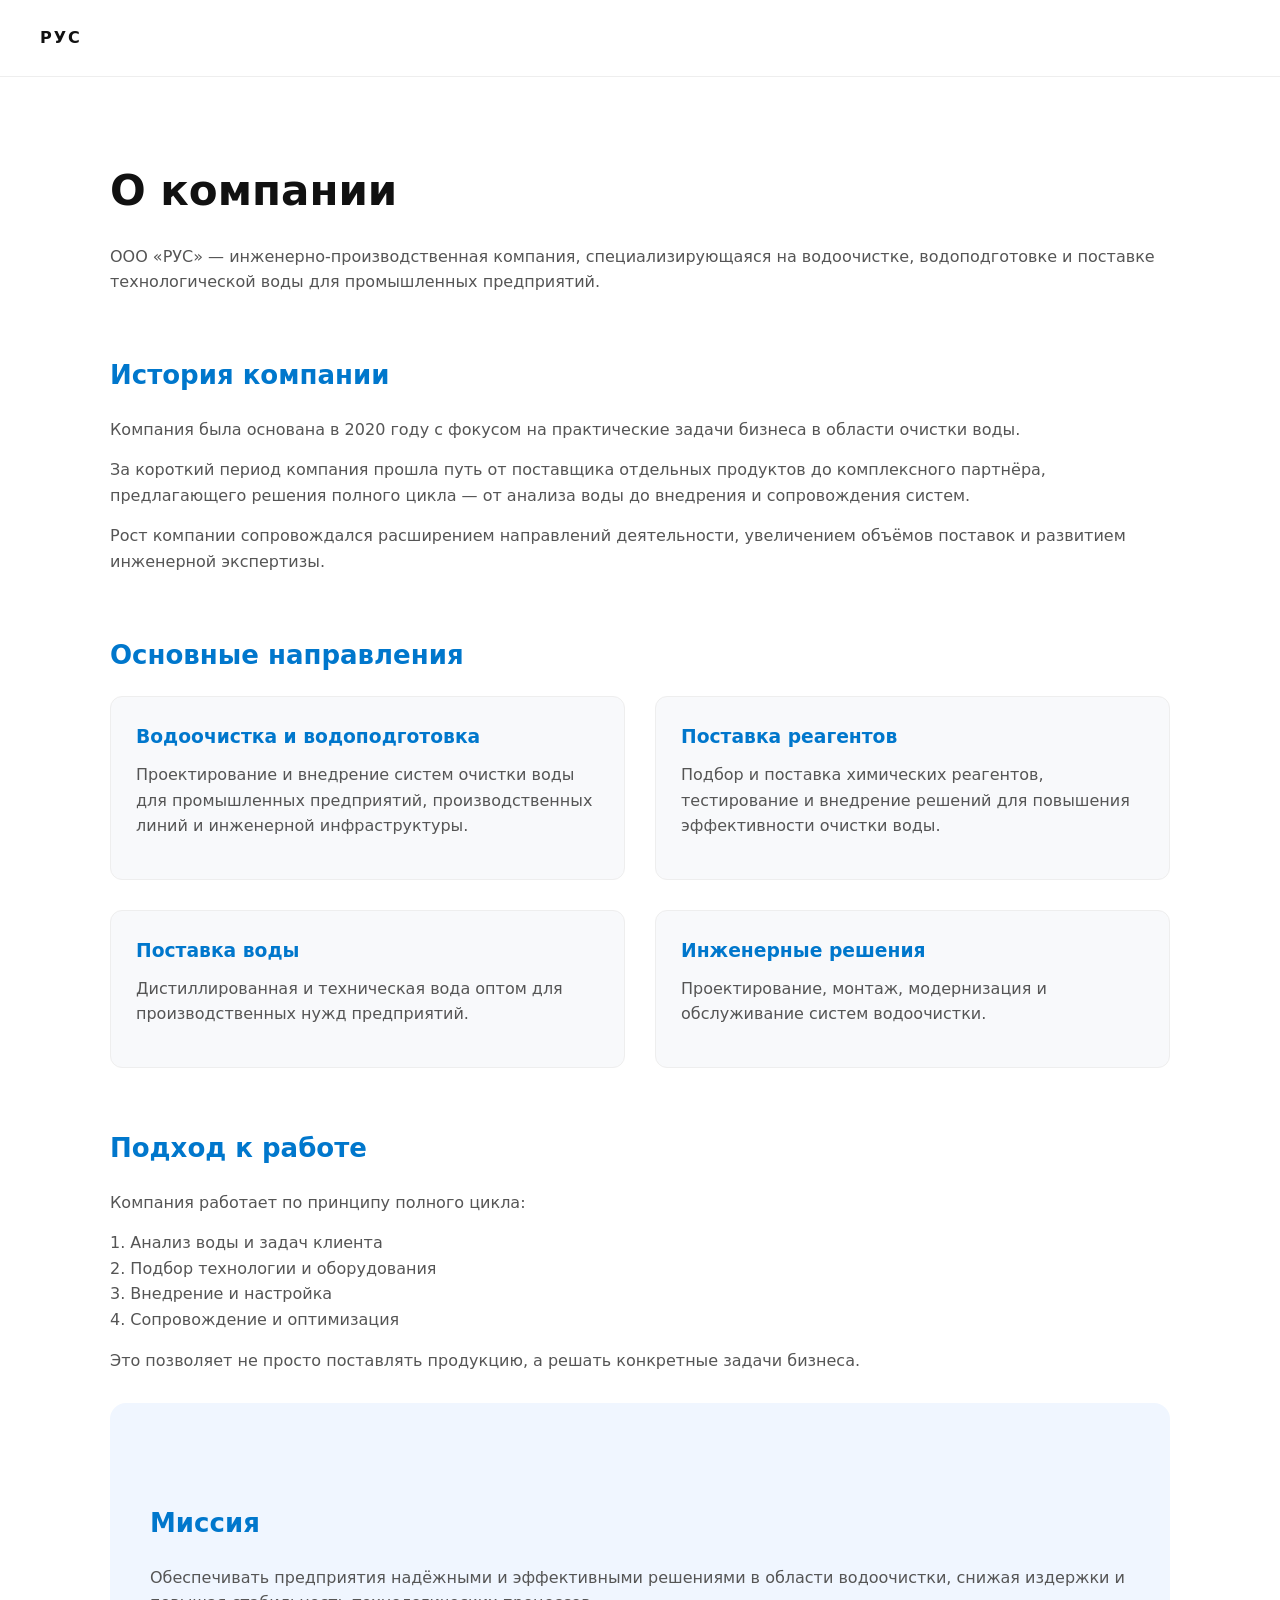
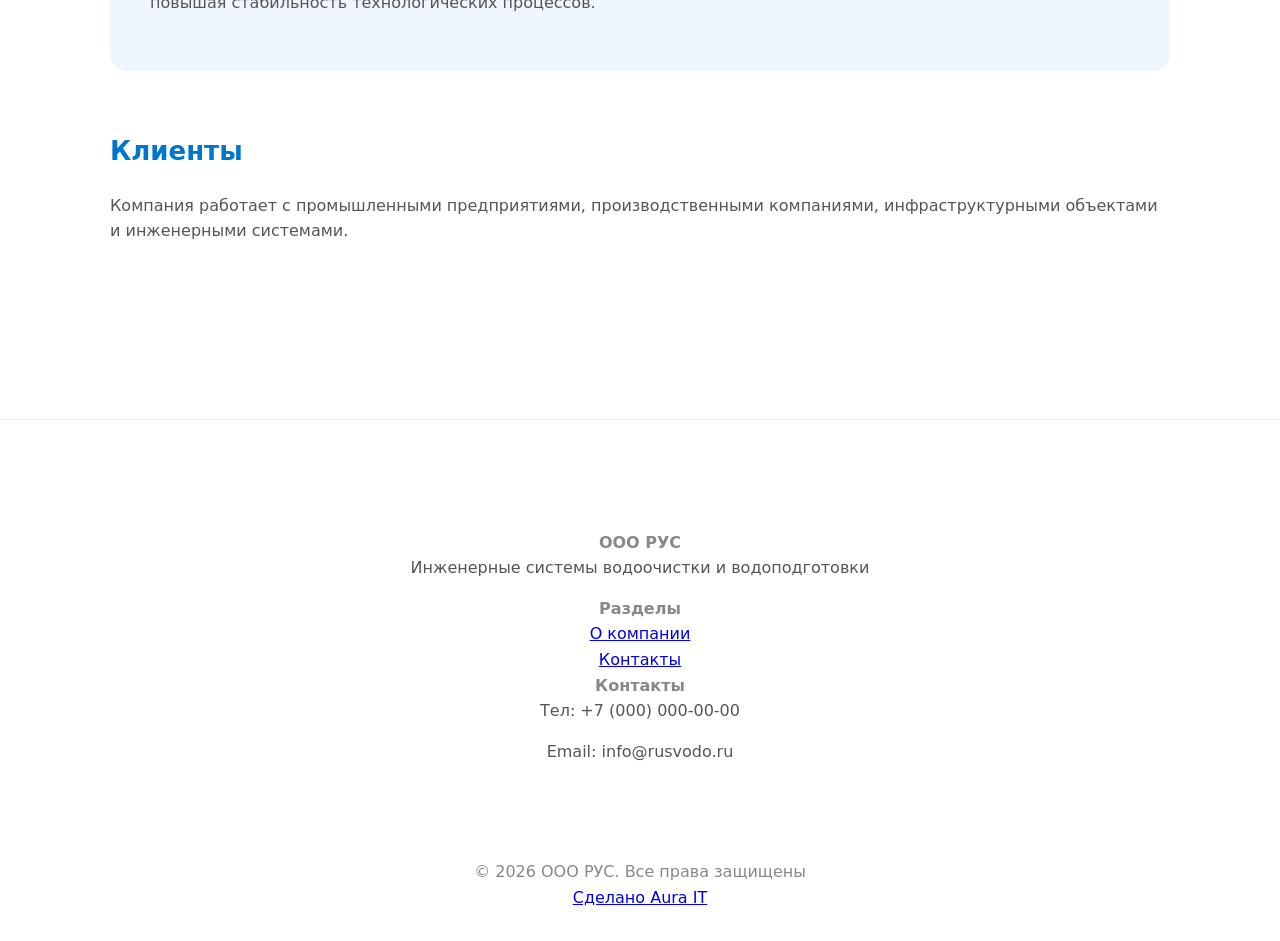
<file: index.html>
<!DOCTYPE html>
<html lang="ru">
<head>
<meta charset="UTF-8">
<meta name="viewport" content="width=device-width, initial-scale=1.0">
<title>О компании — РУС</title>

<style>
*{
margin:0;
padding:0;
box-sizing:border-box;
font-family:Inter, system-ui, sans-serif;
}

body{
background:#ffffff;
color:#111;
line-height:1.6;
}

.container{
max-width:1100px;
margin:auto;
padding:80px 20px;
}

h1{
font-size:42px;
margin-bottom:20px;
}

h2{
margin-top:60px;
margin-bottom:20px;
font-size:26px;
color:#0077cc;
}

p{
color:#555;
margin-bottom:15px;
}

.header{
padding:25px 40px;
border-bottom:1px solid #eee;
display:flex;
justify-content:space-between;
}

.logo{
font-weight:700;
letter-spacing:2px;
}

.section{
margin-top:40px;
}

.grid{
display:grid;
grid-template-columns:repeat(2,1fr);
gap:30px;
margin-top:20px;
}

.card{
background:#f8f9fb;
padding:25px;
border-radius:12px;
border:1px solid #eee;
}

.card h3{
color:#0077cc;
margin-bottom:10px;
}

.mission{
background:#f0f6ff;
padding:40px;
border-radius:16px;
margin-top:30px;
}

.footer{
margin-top:80px;
padding:30px;
text-align:center;
color:#888;
border-top:1px solid #eee;
}

/* mobile */
@media(max-width:800px){
.grid{grid-template-columns:1fr;}
h1{font-size:30px;}
}
</style>
</head>

<body>

    <div class="header">
        <div class="logo">РУС</div>
    </div>

    <div class="container">

        <h1>О компании</h1>

        <p>
            ООО «РУС» — инженерно-производственная компания, специализирующаяся на водоочистке,
            водоподготовке и поставке технологической воды для промышленных предприятий.
        </p>

        <div class="section">
            <h2>История компании</h2>
            <p>
                Компания была основана в 2020 году с фокусом на практические задачи бизнеса в области очистки воды.
            </p>
            <p>
                За короткий период компания прошла путь от поставщика отдельных продуктов до комплексного партнёра,
                предлагающего решения полного цикла — от анализа воды до внедрения и сопровождения систем.
            </p>
            <p>
                Рост компании сопровождался расширением направлений деятельности, увеличением объёмов поставок
                и развитием инженерной экспертизы.
            </p>
        </div>

        <div class="section">
            <h2>Основные направления</h2>

            <div class="grid">

                <div class="card">
                    <h3>Водоочистка и водоподготовка</h3>
                    <p>
                        Проектирование и внедрение систем очистки воды для промышленных предприятий,
                        производственных линий и инженерной инфраструктуры.
                    </p>
                </div>

                <div class="card">
                    <h3>Поставка реагентов</h3>
                    <p>
                        Подбор и поставка химических реагентов, тестирование и внедрение решений
                        для повышения эффективности очистки воды.
                    </p>
                </div>

                <div class="card">
                    <h3>Поставка воды</h3>
                    <p>
                        Дистиллированная и техническая вода оптом для производственных нужд предприятий.
                    </p>
                </div>

                <div class="card">
                    <h3>Инженерные решения</h3>
                    <p>
                        Проектирование, монтаж, модернизация и обслуживание систем водоочистки.
                    </p>
                </div>

            </div>
        </div>

        <div class="section">
            <h2>Подход к работе</h2>
            <p>
                Компания работает по принципу полного цикла:
            </p>
            <p>
                1. Анализ воды и задач клиента<br>
                2. Подбор технологии и оборудования<br>
                3. Внедрение и настройка<br>
                4. Сопровождение и оптимизация
            </p>
            <p>
                Это позволяет не просто поставлять продукцию, а решать конкретные задачи бизнеса.
            </p>
        </div>

        <div class="mission">
            <h2>Миссия</h2>
            <p>
                Обеспечивать предприятия надёжными и эффективными решениями в области водоочистки,
                снижая издержки и повышая стабильность технологических процессов.
            </p>
        </div>

        <div class="section">
            <h2>Клиенты</h2>
            <p>
                Компания работает с промышленными предприятиями, производственными компаниями,
                инфраструктурными объектами и инженерными системами.
            </p>
        </div>

    </div>

    <footer class="footer">
        <div class="container footer-grid">

            <div>
                <h4>ООО РУС</h4>
                <p>Инженерные системы водоочистки и водоподготовки</p>
            </div>

            <div>
                <h4>Разделы</h4>
                <a href="about.html">О компании</a><br>

                <a href="contact.html">Контакты</a>
            </div>

            <div>
                <h4>Контакты</h4>
                <p>Тел: +7 (000) 000-00-00</p>
                <p>Email: info@rusvodo.ru</p>
            </div>

        </div>

        <div class="footer-bottom">
            © 2026 ООО РУС. Все права защищены

        </div>

        <span>
            <a href="https://nehaevbogdan16-svg.github.io/Aura.IT/">Сделано Aura IT</a>
        </span>
    </footer>


</body>
</html>
</file>
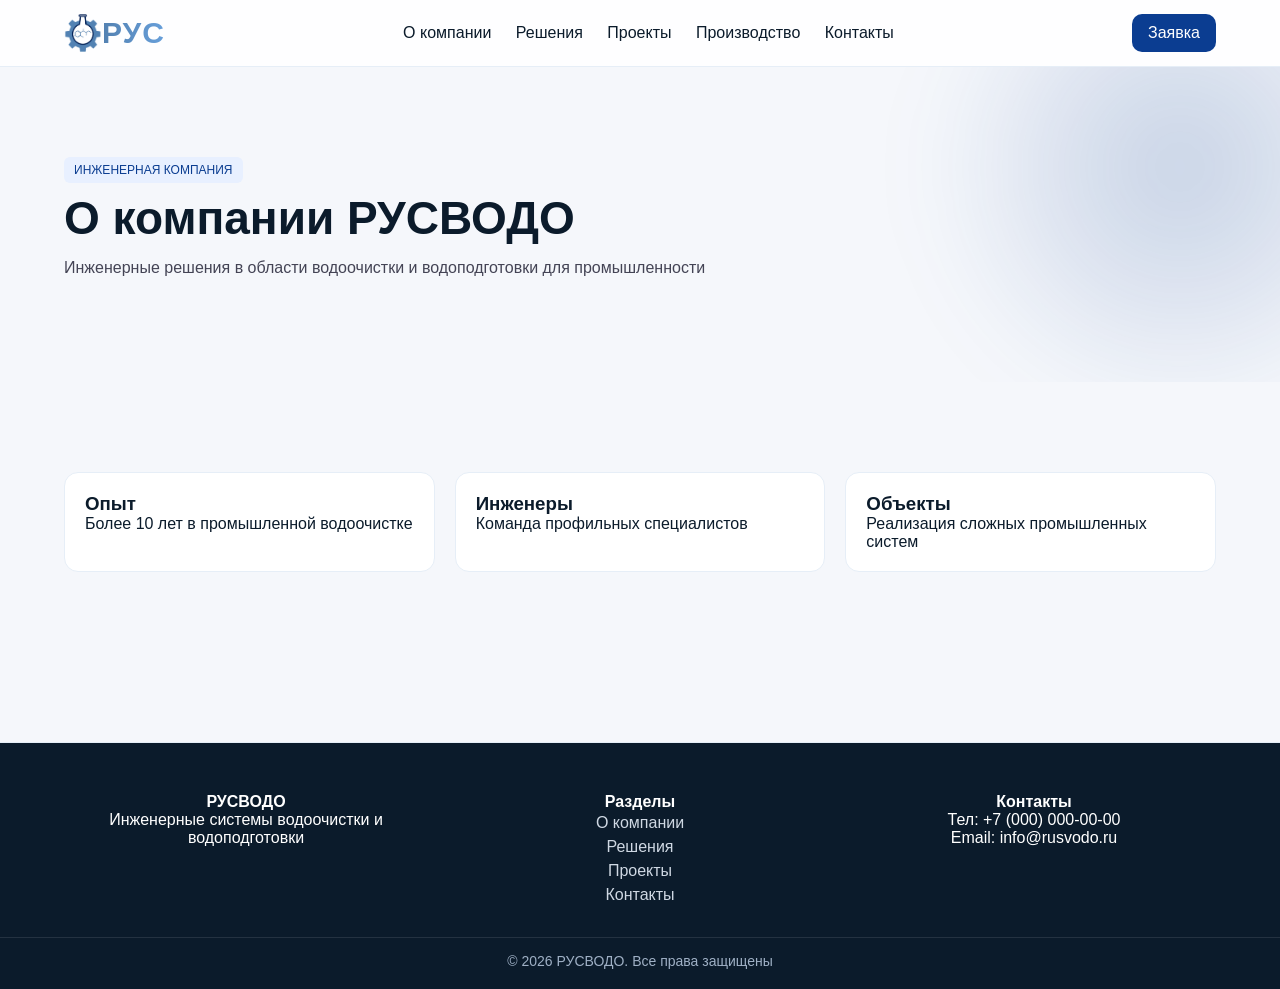
<file: about.html>
<!DOCTYPE html>
<html lang="ru">
<head>
    <meta charset="UTF-8">
    <meta name="viewport" content="width=device-width, initial-scale=1.0">
    <title>О компании — РУС</title>
    <link rel="stylesheet" href="style.css">
</head>

<body>

    <header class="header">
        <div class="container nav">
            <a href="index.html" class="logo-wrap">
                <img src="assets/logo.png" class="logo">
                <span class="logo-text">РУС</span>
            </a>

            <div class="burger" onclick="toggleMenu()">☰</div>

            <nav id="menu">
                <a href="about.html">О компании</a>
                <a href="services.html">Решения</a>
                <a href="projects.html">Проекты</a>
                <a href="production.html">Производство</a>
                <a href="contacts.html">Контакты</a>
            </nav>

            <a href="contact.html" class="btn">Заявка</a>
        </div>
    </header>

    <section class="hero">
        <div class="container">
            <div class="tag">ИНЖЕНЕРНАЯ КОМПАНИЯ</div>
            <h1>О компании РУСВОДО</h1>
            <p>Инженерные решения в области водоочистки и водоподготовки для промышленности</p>
        </div>
    </section>

    <section class="section">
        <div class="container grid-3">

            <div class="card">
                <h3>Опыт</h3>
                <p>Более 10 лет в промышленной водоочистке</p>
            </div>

            <div class="card">
                <h3>Инженеры</h3>
                <p>Команда профильных специалистов</p>
            </div>

            <div class="card">
                <h3>Объекты</h3>
                <p>Реализация сложных промышленных систем</p>
            </div>

        </div>
    </section>
    <script>
        function toggleMenu() {
            document.getElementById('menu').classList.toggle('active');
        }
    </script>

</body>
</html>
<footer class="footer">
    <div class="container footer-grid">

        <div>
            <h4>РУСВОДО</h4>
            <p>Инженерные системы водоочистки и водоподготовки</p>
        </div>

        <div>
            <h4>Разделы</h4>
            <a href="about.html">О компании</a><br>
            <a href="services.html">Решения</a><br>
            <a href="projects.html">Проекты</a><br>
            <a href="contact.html">Контакты</a>
        </div>

        <div>
            <h4>Контакты</h4>
            <p>Тел: +7 (000) 000-00-00</p>
            <p>Email: info@rusvodo.ru</p>
        </div>

    </div>

    <div class="footer-bottom">
        © 2026 РУСВОДО. Все права защищены
    </div>
</footer>
</file>
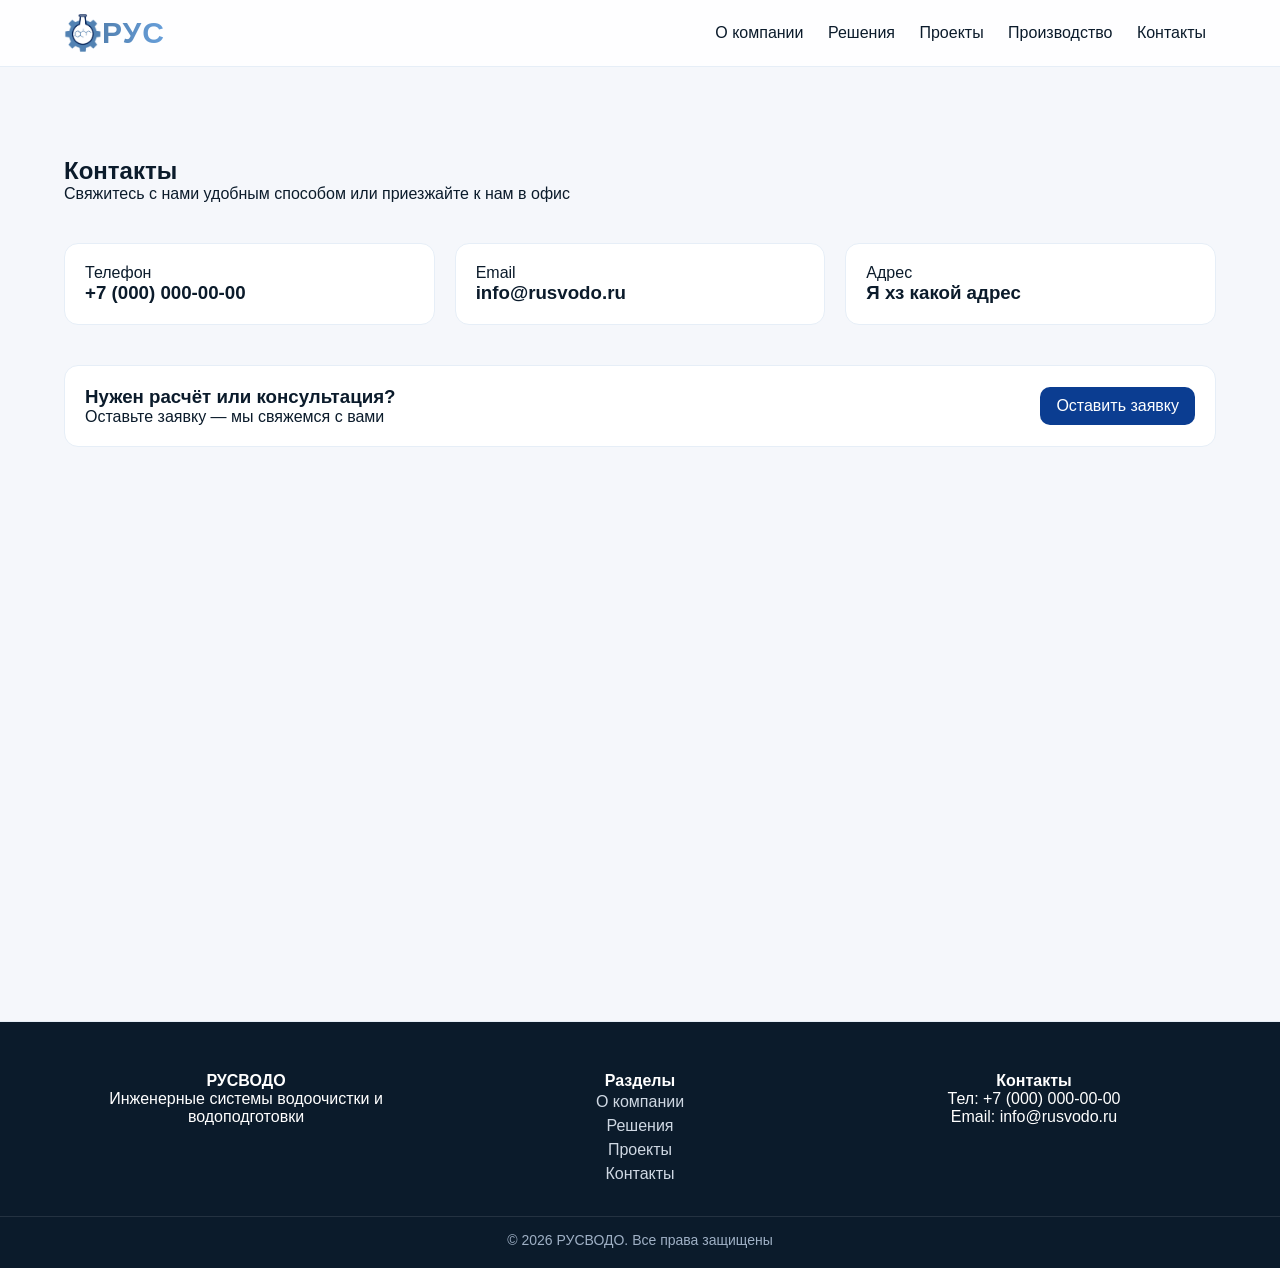
<file: contacts.html>
<!DOCTYPE html>
<html lang="ru">
<head>
    <meta charset="UTF-8">
    <meta name="viewport" content="width=device-width, initial-scale=1.0">
    <title>Контакты — РУС</title>
    <link rel="stylesheet" href="style.css">
</head>
<body>

    <header class="header">
        <div class="container nav">
            <a href="index.html" class="logo-wrap">
                <img src="assets/logo.png" class="logo">
                <span class="logo-text">РУС</span>
            </a>

            <div class="burger" onclick="toggleMenu()">☰</div>

            <nav id="menu">
                <a href="about.html">О компании</a>
                <a href="services.html">Решения</a>
                <a href="projects.html">Проекты</a>
                <a href="production.html">Производство</a>
                <a href="contacts.html">Контакты</a>
            </nav>
        </div>
    </header>

    <section class="section">
        <div class="container">

            <!-- Заголовок -->
            <div style="max-width:600px;">
                <h1>Контакты</h1>
                <p class="muted">Свяжитесь с нами удобным способом или приезжайте к нам в офис</p>
            </div>

            <!-- Контакты -->
            <div class="grid-3" style="margin-top:40px;">

                <div class="card">
                    <p class="muted">Телефон</p>
                    <h3>+7 (000) 000-00-00</h3>
                </div>

                <div class="card">
                    <p class="muted">Email</p>
                    <h3>info@rusvodo.ru</h3>
                </div>

                <div class="card">
                    <p class="muted">Адрес</p>
                    <h3>Я хз какой адрес</h3>
                </div>

            </div>

            <!-- CTA -->
            <div class="card" style="margin-top:40px; display:flex; justify-content:space-between; align-items:center; flex-wrap:wrap; gap:20px;">
                <div>
                    <h3>Нужен расчёт или консультация?</h3>
                    <p class="muted">Оставьте заявку — мы свяжемся с вами</p>
                </div>

                <a href="contact.html" class="btn">Оставить заявку</a>
            </div>

            <!-- Карта -->
            <div class="map">
                <iframe src="https://yandex.ru/map-widget/v1/?ll=37.6173%2C55.7558&z=10&l=map"
                        width="100%"
                        height="400"
                        frameborder="0"
                        style="border-radius:12px;">
                </iframe>
            </div>

        </div>
    </section>

    <footer class="footer">
        <div class="container footer-grid">

            <div>
                <h4>РУСВОДО</h4>
                <p>Инженерные системы водоочистки и водоподготовки</p>
            </div>

            <div>
                <h4>Разделы</h4>
                <a href="about.html">О компании</a><br>
                <a href="services.html">Решения</a><br>
                <a href="projects.html">Проекты</a><br>
                <a href="contact.html">Контакты</a>
            </div>

            <div>
                <h4>Контакты</h4>
                <p>Тел: +7 (000) 000-00-00</p>
                <p>Email: info@rusvodo.ru</p>
            </div>

        </div>

        <div class="footer-bottom">
            © 2026 РУСВОДО. Все права защищены
        </div>
    </footer>

    <script>
        function toggleMenu() {
            document.getElementById('menu').classList.toggle('active');
        }
    </script>

</body>
</html>
</file>
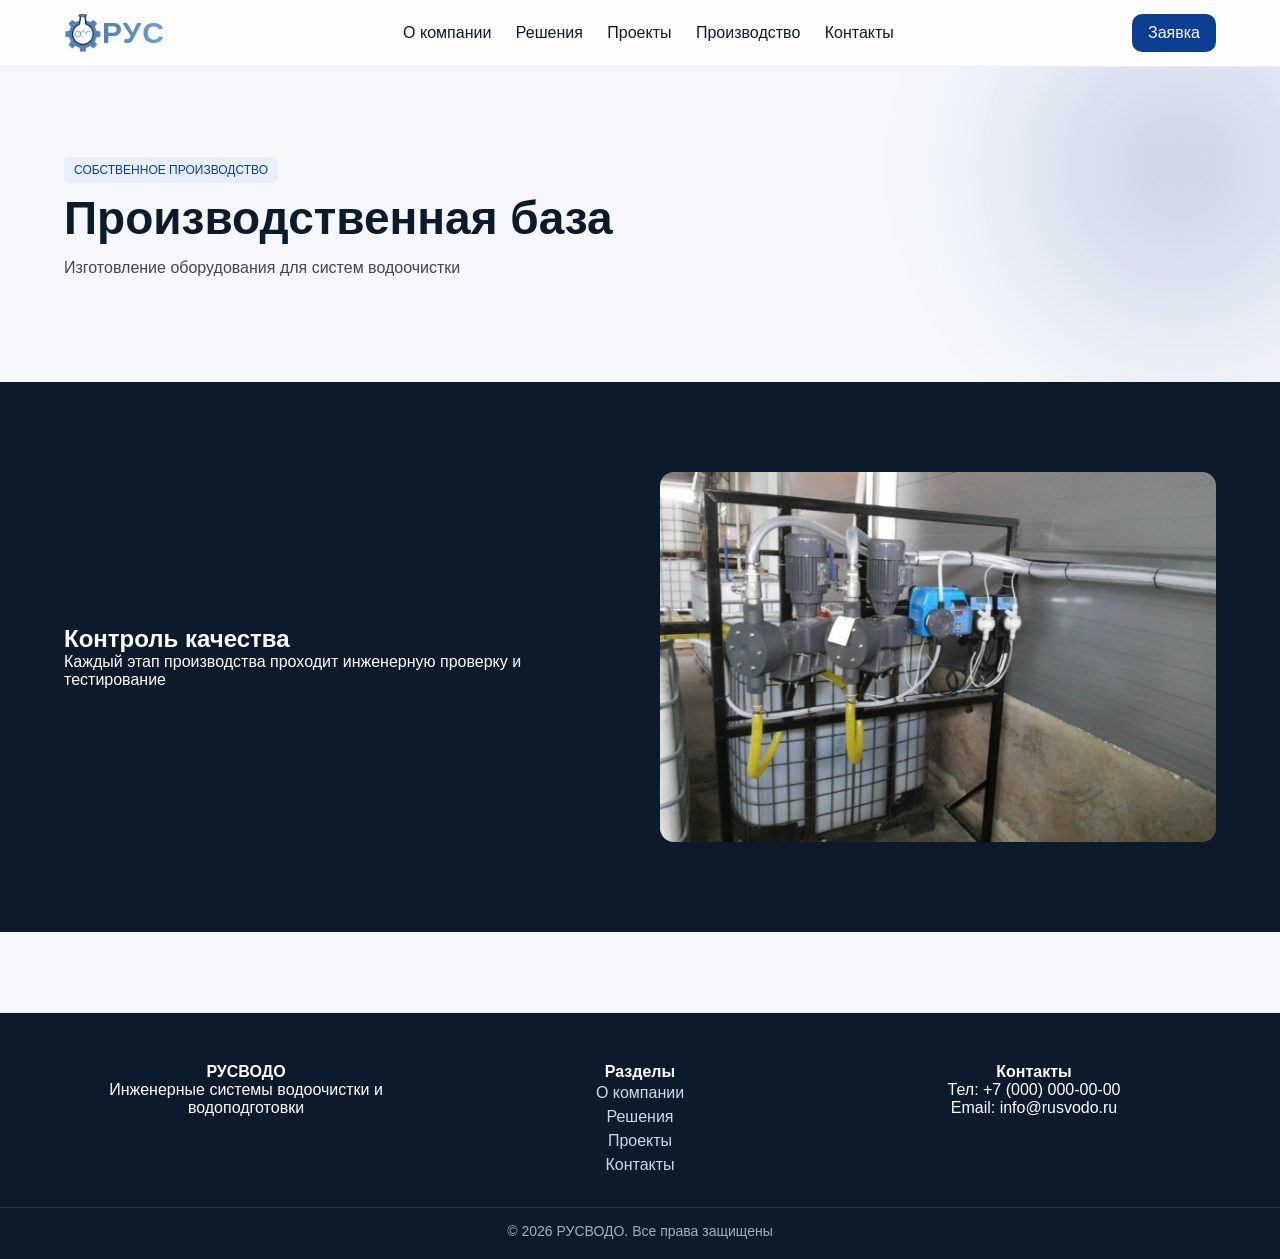
<file: production.html>
<!DOCTYPE html>
<html lang="ru">
<head>
    <meta charset="UTF-8">
    <meta name="viewport" content="width=device-width, initial-scale=1.0">
    <title>Производство — РУС</title>
    <link rel="stylesheet" href="style.css">
</head>

<body>

    <header class="header">
        <div class="container nav">
            <a href="index.html" class="logo-wrap">
                <img src="assets/logo.png" class="logo">
                <span class="logo-text">РУС</span>
            </a>

            <div class="burger" onclick="toggleMenu()">☰</div>

            <nav id="menu">
                <a href="about.html">О компании</a>
                <a href="services.html">Решения</a>
                <a href="projects.html">Проекты</a>
                <a href="production.html">Производство</a>
                <a href="contacts.html">Контакты</a>
            </nav>

            <a href="contact.html" class="btn">Заявка</a>
        </div>
    </header>

    <section class="hero">
        <div class="container">
            <div class="tag">СОБСТВЕННОЕ ПРОИЗВОДСТВО</div>
            <h1>Производственная база</h1>
            <p>Изготовление оборудования для систем водоочистки</p>
        </div>
    </section>

    <section class="section dark">
        <div class="container split">

            <div>
                <h2>Контроль качества</h2>
                <p>Каждый этап производства проходит инженерную проверку и тестирование</p>
            </div>

            <img src="assets/factory.jpg">

        </div>
    </section>
    <script>
        function toggleMenu() {
            document.getElementById('menu').classList.toggle('active');
        }
    </script>
</body>
</html>
<footer class="footer">
    <div class="container footer-grid">

        <div>
            <h4>РУСВОДО</h4>
            <p>Инженерные системы водоочистки и водоподготовки</p>
        </div>

        <div>
            <h4>Разделы</h4>
            <a href="about.html">О компании</a><br>
            <a href="services.html">Решения</a><br>
            <a href="projects.html">Проекты</a><br>
            <a href="contact.html">Контакты</a>
        </div>

        <div>
            <h4>Контакты</h4>
            <p>Тел: +7 (000) 000-00-00</p>
            <p>Email: info@rusvodo.ru</p>
        </div>

    </div>

    <div class="footer-bottom">
        © 2026 РУСВОДО. Все права защищены
    </div>
</footer>
</file>
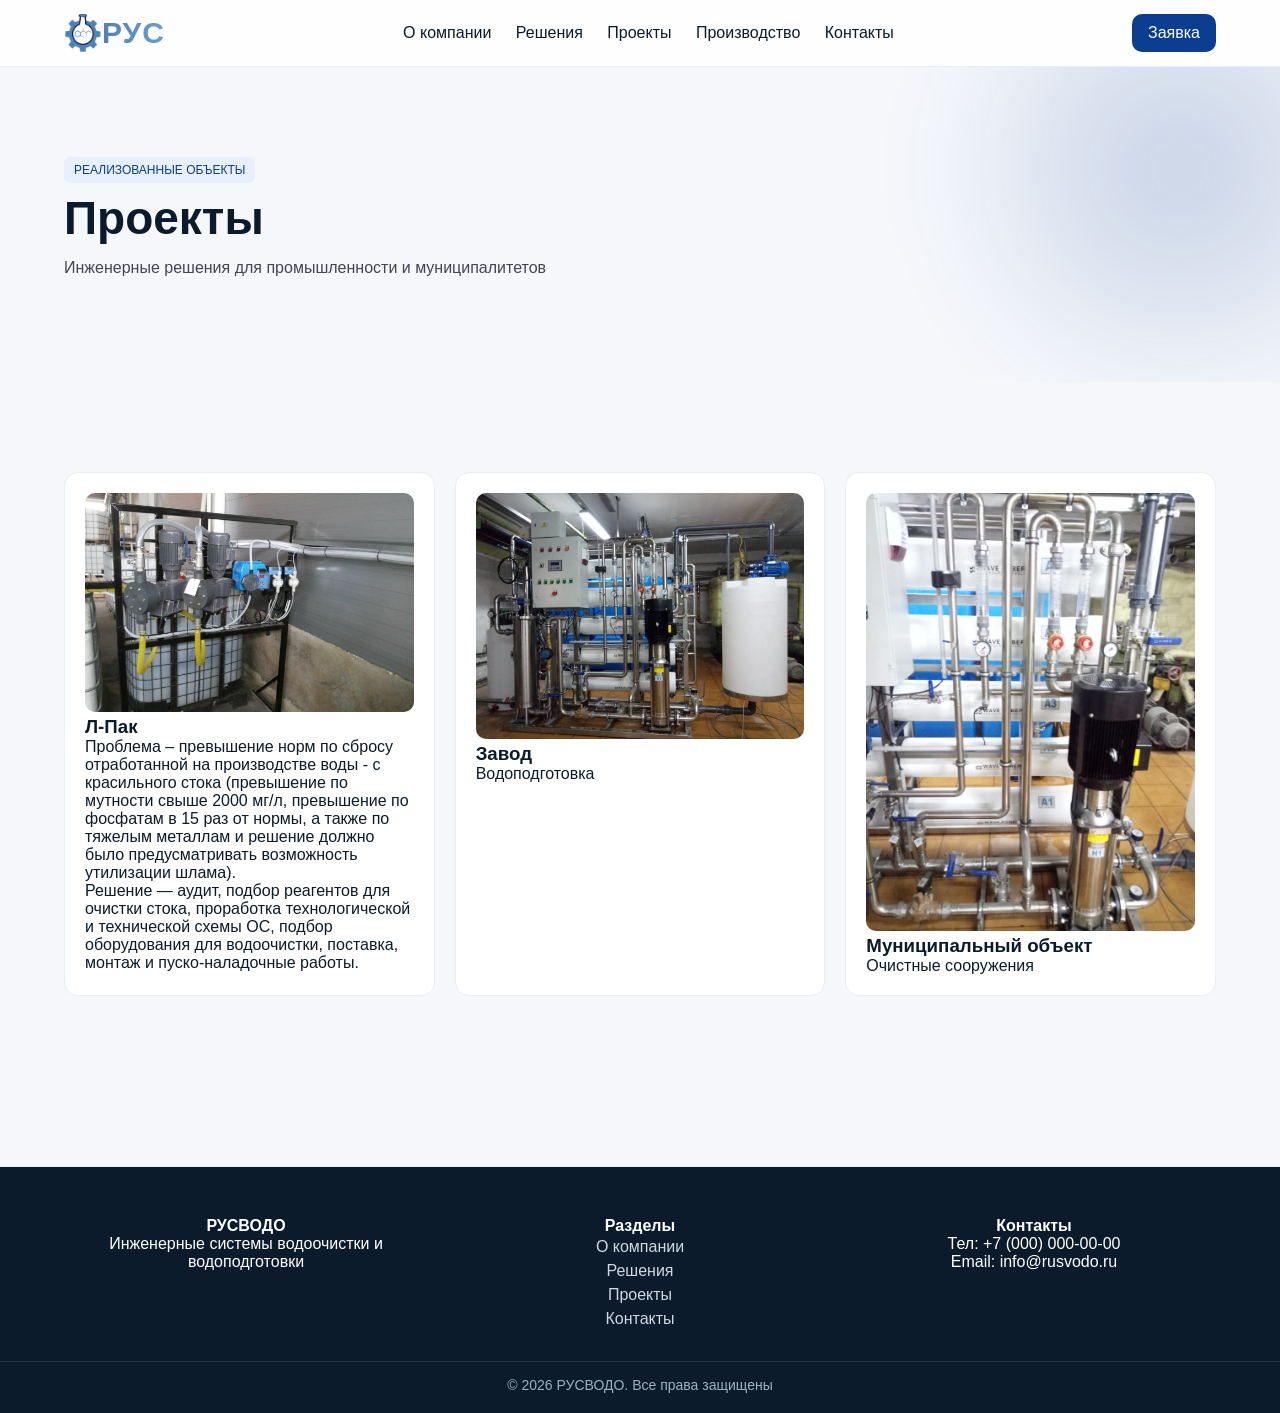
<file: projects.html>
<!DOCTYPE html>
<html lang="ru">
<head>
    <meta charset="UTF-8">
    <meta name="viewport" content="width=device-width, initial-scale=1.0">
    <title>Проекты — РУС</title>
    <link rel="stylesheet" href="style.css">
</head>

<body>

    <header class="header">
        <div class="container nav">
            <a href="index.html" class="logo-wrap">
                <img src="assets/logo.png" class="logo">
                <span class="logo-text">РУС</span>
            </a>

            <div class="burger" onclick="toggleMenu()">☰</div>

            <nav id="menu">
                <a href="about.html">О компании</a>
                <a href="services.html">Решения</a>
                <a href="projects.html">Проекты</a>
                <a href="production.html">Производство</a>
                <a href="contacts.html">Контакты</a>
            </nav>

            <a href="contact.html" class="btn">Заявка</a>
        </div>
    </header>

    <section class="hero">
        <div class="container">
            <div class="tag">РЕАЛИЗОВАННЫЕ ОБЪЕКТЫ</div>
            <h1>Проекты</h1>
            <p>Инженерные решения для промышленности и муниципалитетов</p>
        </div>
    </section>

    <section class="section">
        <div class="container grid-3">

            <div class="card">
                <img src="assets/projects/1.jpg" style="width:100%;border-radius:10px;">
                <h3>Л-Пак</h3>
                <p>
                    Проблема – превышение норм по сбросу отработанной на производстве воды - с красильного стока (превышение по мутности свыше 2000 мг/л, превышение по фосфатам в 15 раз от нормы, а также по тяжелым металлам и решение должно было предусматривать возможность утилизации шлама).
                <p>
                <p>
                    Решение — аудит, подбор реагентов для очистки стока, проработка технологической и технической схемы ОС, подбор оборудования для водоочистки, поставка, монтаж и пуско-наладочные работы.
                </p>
            </div>

            <div class="card">
                <img src="assets/projects/2.jpg" style="width:100%;border-radius:10px;">
                <h3>Завод</h3>
                <p>Водоподготовка</p>
            </div>

            <div class="card">
                <img src="assets/projects/3.jpg" style="width:100%;border-radius:10px;">
                <h3>Муниципальный объект</h3>
                <p>Очистные сооружения</p>
            </div>

        </div>
    </section>
    <script>
        function toggleMenu() {
            document.getElementById('menu').classList.toggle('active');
        }
    </script>
</body>
</html>
<footer class="footer">
    <div class="container footer-grid">

        <div>
            <h4>РУСВОДО</h4>
            <p>Инженерные системы водоочистки и водоподготовки</p>
        </div>

        <div>
            <h4>Разделы</h4>
            <a href="about.html">О компании</a><br>
            <a href="services.html">Решения</a><br>
            <a href="projects.html">Проекты</a><br>
            <a href="contact.html">Контакты</a>
        </div>

        <div>
            <h4>Контакты</h4>
            <p>Тел: +7 (000) 000-00-00</p>
            <p>Email: info@rusvodo.ru</p>
        </div>

    </div>

    <div class="footer-bottom">
        © 2026 РУСВОДО. Все права защищены
    </div>
</footer>
</file>
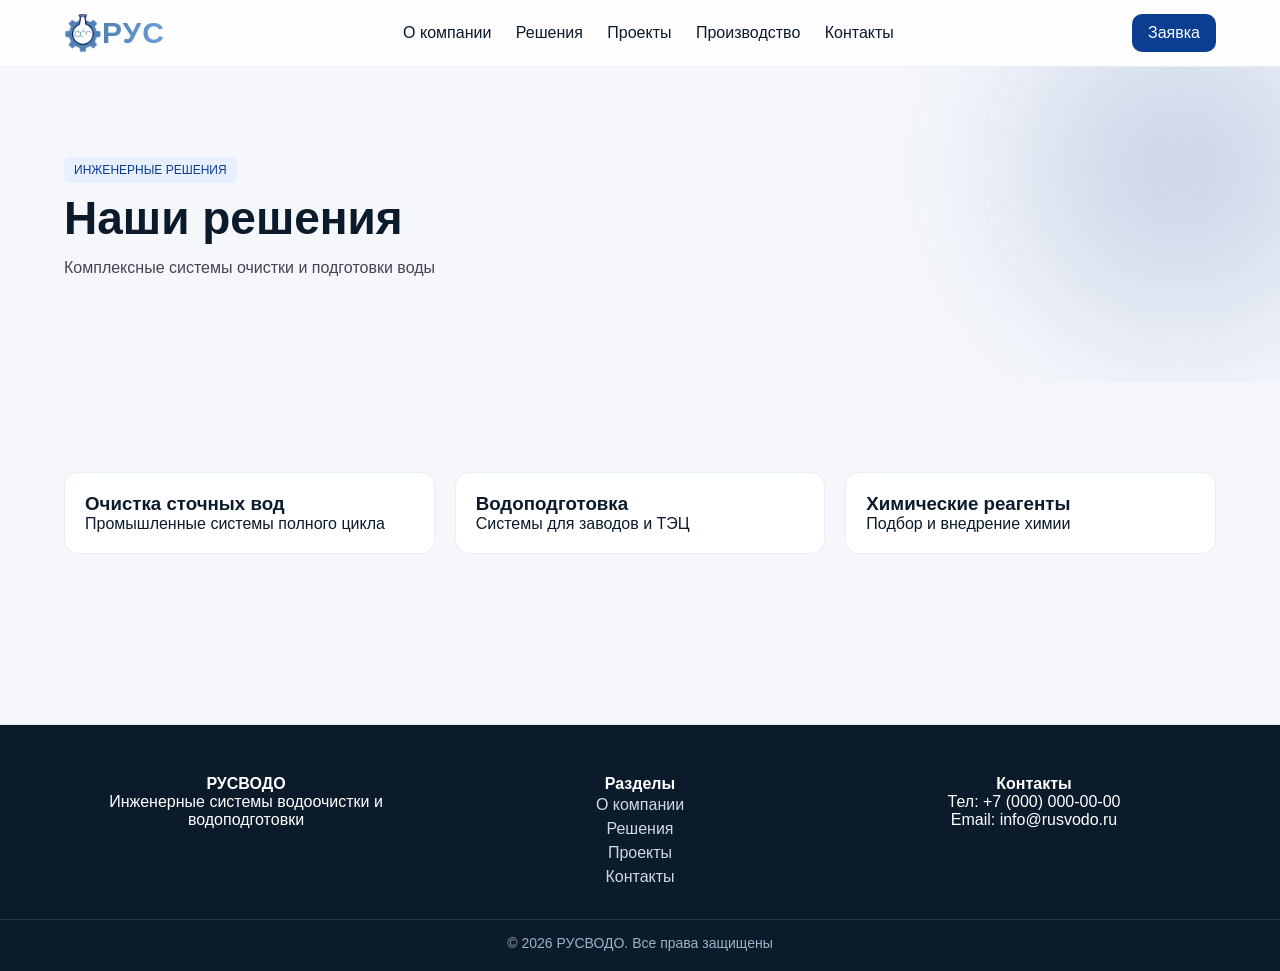
<file: services.html>
<!DOCTYPE html>
<html lang="ru">
<head>
    <meta charset="UTF-8">
    <meta name="viewport" content="width=device-width, initial-scale=1.0">
    <title>Решения — РУС</title>
    <link rel="stylesheet" href="style.css">
</head>

<body>

    <header class="header">
        <div class="container nav">
            <a href="index.html" class="logo-wrap">
                <img src="assets/logo.png" class="logo">
                <span class="logo-text">РУС</span>
            </a>

            <div class="burger" onclick="toggleMenu()">☰</div>

            <nav id="menu">
                <a href="about.html">О компании</a>
                <a href="services.html">Решения</a>
                <a href="projects.html">Проекты</a>
                <a href="production.html">Производство</a>
                <a href="contacts.html">Контакты</a>
            </nav>

            <a href="contact.html" class="btn">Заявка</a>
        </div>
    </header>

    <section class="hero">
        <div class="container">
            <div class="tag">ИНЖЕНЕРНЫЕ РЕШЕНИЯ</div>
            <h1>Наши решения</h1>
            <p>Комплексные системы очистки и подготовки воды</p>
        </div>
    </section>

    <section class="section">
        <div class="container grid-3">

            <div class="card">
                <h3>Очистка сточных вод</h3>
                <p>Промышленные системы полного цикла</p>
            </div>

            <div class="card">
                <h3>Водоподготовка</h3>
                <p>Системы для заводов и ТЭЦ</p>
            </div>

            <div class="card">
                <h3>Химические реагенты</h3>
                <p>Подбор и внедрение химии</p>
            </div>

        </div>
    </section>
    <script>
        function toggleMenu() {
            document.getElementById('menu').classList.toggle('active');
        }
    </script>
</body>
</html>
<footer class="footer">
    <div class="container footer-grid">

        <div>
            <h4>РУСВОДО</h4>
            <p>Инженерные системы водоочистки и водоподготовки</p>
        </div>

        <div>
            <h4>Разделы</h4>
            <a href="about.html">О компании</a><br>
            <a href="services.html">Решения</a><br>
            <a href="projects.html">Проекты</a><br>
            <a href="contact.html">Контакты</a>
        </div>

        <div>
            <h4>Контакты</h4>
            <p>Тел: +7 (000) 000-00-00</p>
            <p>Email: info@rusvodo.ru</p>
        </div>

    </div>

    <div class="footer-bottom">
        © 2026 РУСВОДО. Все права защищены
    </div>
</footer>
</file>
<file: style.css>
body {
  margin: 0;
  font-family: Inter, sans-serif;
  background: #f6f8fb;
  color: #0b1b2b;
}

.container {
  width: 90%;
  max-width: 1200px;
  margin: auto;
}

/* HEADER */
.header {
  background: white;
  border-bottom: 1px solid #e6eef7;
  position: sticky;
  top: 0;
  z-index: 1000;
}

.nav {
  display: flex;
  justify-content: space-between;
  align-items: center;
  padding: 15px 0;
}

.logo {
  height: 50px;
}

nav a {
  margin: 0 10px;
  text-decoration: none;
  color: #0b1b2b;
  font-weight: 500;
}

.btn {
    background: #0b3d91;
    color: white;
    padding: 10px 16px;
    border-radius: 10px;
    text-decoration: none;
    transition: 0.2s;
    display: inline-block;
    box-shadow: none; /* ������ �������� */
}

    .btn:hover {
        transform: translateY(-1px);
        background: #0a357f;
        box-shadow: none; /* ������ hover glow */
    }
/* SECTIONS */
.section {
  padding: 70px 0;
}

.dark {
  background: #0b1b2b;
  color: white;
}

/* GRID */
.grid-3 {
  display: grid;
  grid-template-columns: repeat(3, 1fr);
  gap: 20px;
}

.card {
  background: white;
  padding: 20px;
  border-radius: 12px;
  border: 1px solid #e6eef7;
}

/* SPLIT */
.split {
  display: grid;
  grid-template-columns: 1fr 1fr;
  gap: 40px;
  align-items: center;
}

.split img {
  width: 100%;
  border-radius: 12px;
}

/* HERO */
.hero {
  padding: 80px 0;
}

.hero h1 {
  font-size: 42px;
}
:root {
    --bg: #f5f7fb;
    --text: #0b1b2b;
    --blue: #0b3d91;
    --line: #e6eef7;
    --dark: #0b1b2b;
}

* {
    margin: 0;
    padding: 0;
    box-sizing: border-box;
    font-family: Inter, sans-serif;
}

body {
    background: var(--bg);
    color: var(--text);
}

/* CONTAINER */
.container {
    width: 90%;
    max-width: 1200px;
    margin: auto;
}

/* HEADER (������) */
.header {
    position: sticky;
    top: 0;
    background: rgba(255,255,255,0.85);
    backdrop-filter: blur(10px);
    border-bottom: 1px solid var(--line);
    z-index: 1000;
}

.nav {
    display: flex;
    justify-content: space-between;
    align-items: center;
    padding: 14px 0;
}

.logo {
    height: 38px;
}

nav a {
    margin: 0 10px;
    text-decoration: none;
    color: var(--text);
    font-weight: 500;
}

/* BUTTON */
.btn {
    background: var(--blue);
    color: white;
    padding: 10px 16px;
    border-radius: 10px;
    text-decoration: none;
    transition: 0.3s;
}

    .btn:hover {
        transform: translateY(-2px);
        box-shadow: 0 10px 25px rgba(11,61,145,0.2);
    }

/* HERO (v4 �������) */
.hero {
    padding: 90px 0;
    position: relative;
    overflow: hidden;
}

    .hero::before {
        content: "";
        position: absolute;
        width: 600px;
        height: 600px;
        background: radial-gradient(circle, rgba(11,61,145,0.2), transparent 60%);
        top: -200px;
        right: -200px;
        filter: blur(40px);
    }

.hero-grid {
    display: grid;
    grid-template-columns: 1.2fr 1fr;
    gap: 50px;
    align-items: center;
}

.hero h1 {
    font-size: 46px;
    line-height: 1.1;
}

.hero p {
    margin: 15px 0;
    color: #445;
}

/* TAG */
.tag {
    display: inline-block;
    background: #e8f0ff;
    color: var(--blue);
    padding: 6px 10px;
    font-size: 12px;
    border-radius: 6px;
    margin-bottom: 10px;
}

/* SECTIONS */
.section {
    padding: 90px 0;
}

/* GRID */
.grid-3 {
    display: grid;
    grid-template-columns: repeat(3, 1fr);
    gap: 20px;
}

/* CARD */
.card {
    background: white;
    border: 1px solid var(--line);
    border-radius: 14px;
    padding: 20px;
    transition: 0.3s;
}

    .card:hover {
        transform: translateY(-6px);
        box-shadow: 0 20px 40px rgba(0,0,0,0.08);
    }

/* DARK SECTION */
.dark {
    background: var(--dark);
    color: white;
}

/* SPLIT */
.split {
    display: grid;
    grid-template-columns: 1fr 1fr;
    gap: 40px;
    align-items: center;
}

    .split img {
        width: 100%;
        border-radius: 14px;
    }

/* FOOTER */
.footer {
    text-align: center;
    padding: 20px;
    border-top: 1px solid var(--line);
}
.footer {
    background: #0b1b2b;
    color: white;
    padding: 50px 0 20px;
    margin-top: 80px;
}

.footer-grid {
    display: grid;
    grid-template-columns: repeat(3, 1fr);
    gap: 30px;
}

.footer a {
    color: #cfd8e3;
    text-decoration: none;
    display: inline-block;
    margin: 3px 0;
}

    .footer a:hover {
        color: white;
    }

.footer-bottom {
    text-align: center;
    margin-top: 30px;
    padding-top: 15px;
    border-top: 1px solid rgba(255,255,255,0.1);
    font-size: 14px;
    color: #9fb0c5;
}
.form-box {
    background: white;
    border: 1px solid var(--line);
    border-radius: 16px;
    padding: 40px;
    max-width: 900px;
    margin: auto;
}

.form-head {
    margin-bottom: 30px;
}

    .form-head h2 {
        font-size: 28px;
        margin-bottom: 10px;
    }

    .form-head p {
        color: #556;
    }

/* GRID */
.form-grid {
    display: grid;
    grid-template-columns: 1fr 1fr;
    gap: 20px;
}

.input-group {
    display: flex;
    flex-direction: column;
}

    .input-group label {
        font-size: 13px;
        margin-bottom: 6px;
        color: #445;
    }

/* INPUTS */
input, textarea, select {
    padding: 12px;
    border-radius: 10px;
    border: 1px solid var(--line);
    font-size: 14px;
    transition: 0.2s;
}

    input:focus, textarea:focus, select:focus {
        border-color: var(--blue);
        outline: none;
    }

/* FULL WIDTH */
.full {
    grid-column: span 2;
}

textarea {
    min-height: 120px;
    resize: vertical;
}

/* BOTTOM */
.form-bottom {
    grid-column: span 2;
    display: flex;
    justify-content: space-between;
    align-items: center;
    margin-top: 10px;
}

    .form-bottom span {
        font-size: 13px;
        color: #667;
    }
.logo-wrap {
    display: flex;
    align-items: center;
    gap: -10px;
    text-decoration: none;
}

.logo-text {
    font-weight: 700;
    font-size: 30px;
    background: linear-gradient(90deg,#5381B1, #679FDA);
    -webkit-background-clip: text;
    -webkit-text-fill-color: transparent;
    letter-spacing: 1px;
}
/* BURGER */
.burger {
    display: none;
    font-size: 26px;
    cursor: pointer;
}

/* MOBILE */
@media (max-width: 768px) {

    .burger {
        display: block;
    }

    nav {
        position: absolute;
        top: 70px;
        right: 0;
        background: white;
        width: 100%;
        display: none;
        flex-direction: column;
        padding: 20px;
        border-top: 1px solid var(--line);
    }

        nav a {
            margin: 10px 0;
        }

        nav.active {
            display: flex;
        }

    /* GRID */
    .hero-grid {
        grid-template-columns: 1fr;
    }

    .grid-3 {
        grid-template-columns: 1fr;
    }

    .split {
        grid-template-columns: 1fr;
    }

    /* TEXT */
    .hero h1 {
        font-size: 30px;
    }

    .section {
        padding: 60px 0;
    }

    /* FORM */
    .form-grid {
        grid-template-columns: 1fr;
    }

    .full {
        grid-column: span 1;
    }

    .form-bottom {
        flex-direction: column;
        align-items: flex-start;
        gap: 10px;
    }
}
@media (max-width: 768px) {

    .form-grid {
        display: block; /* �������� */
    }

        .form-grid > * {
            width: 100%;
            margin-bottom: 15px;
        }

    .full {
        grid-column: unset !important;
    }
}
/* ===== UX �������� ����� ===== */

/* ��������� */
input, textarea, select {
    transition: all 0.2s ease;
}

/* ������� ��������� */
input, textarea, select {
    border: 1px solid var(--line);
    border-radius: 8px;
    padding: 12px 14px;
    background: #fff;
}

    /* ����� (����) */
    input:focus, textarea:focus, select:focus {
        border-color: #1EA1FB;
        box-shadow: 0 0 0 3px rgba(30, 161, 251, 0.15);
        outline: none;
    }

    /* hover (���������) */
    input:hover, textarea:hover, select:hover {
        border-color: #525DFB;
    }

/* textarea ���� �������� */
textarea {
    resize: vertical;
    min-height: 120px;
}

/* ������ */
.btn {
    transition: all 0.2s ease;
}

    /* hover ������ */
    .btn:hover {
        transform: translateY(-1px);
    }

    /* ������� */
    .btn:active {
        transform: translateY(0);
        opacity: 0.9;
    }

    /* disabled (�� �������) */
    .btn:disabled {
        opacity: 0.6;
        cursor: not-allowed;
    }
.map iframe {
    border-radius: 14px;
    filter: grayscale(20%) contrast(1.05) brightness(0.95);
}
</file>
